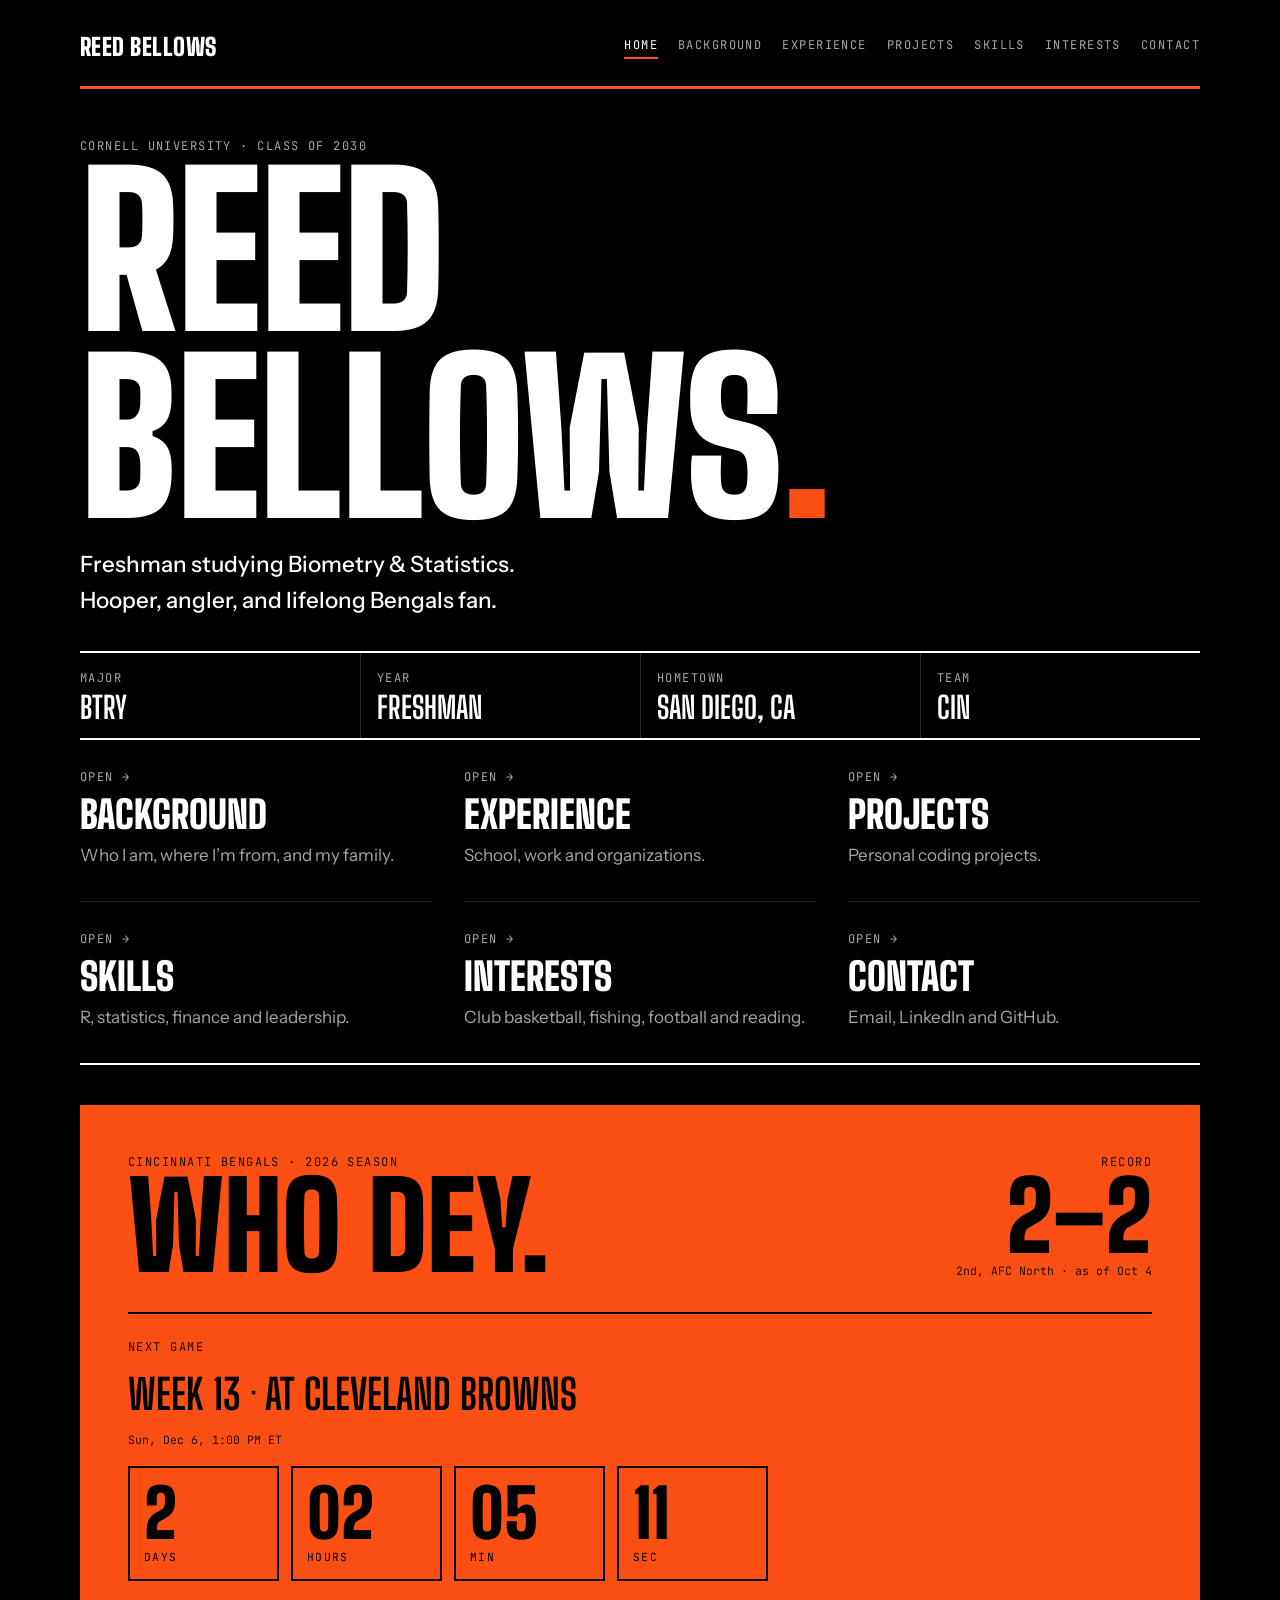
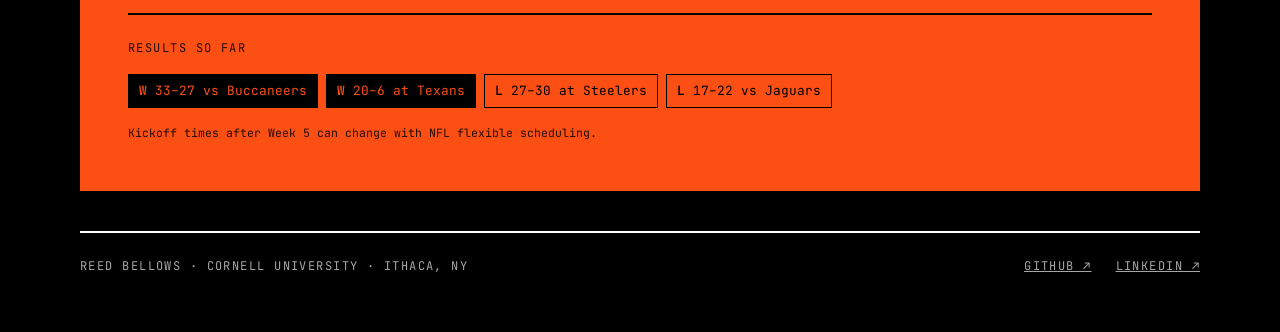
<file: index.html>
<!doctype html>
<html lang="en">
<head>
  <meta charset="utf-8">
  <meta name="viewport" content="width=device-width, initial-scale=1, viewport-fit=cover">
  <title>Reed Bellows</title>
  <link rel="preconnect" href="https://fonts.googleapis.com">
  <link rel="preconnect" href="https://fonts.gstatic.com" crossorigin>
  <link rel="stylesheet" href="https://fonts.googleapis.com/css2?family=Big+Shoulders+Display:wght@700;900&family=Instrument+Sans:wght@400;500;600&family=JetBrains+Mono:wght@400;600&display=swap">
  <link rel="stylesheet" href="style.css">
</head>
<body>
  <div class="wrap">
    <header class="top">
      <a class="mark" href="./">REED BELLOWS</a>
      <nav aria-label="Pages">
        <a href="./" aria-current="page">Home</a>
        <a href="background.html">Background</a>
        <a href="experience.html">Experience</a>
        <a href="projects.html">Projects</a>
        <a href="skills.html">Skills</a>
        <a href="interests.html">Interests</a>
        <a href="contact.html">Contact</a>
      </nav>
    </header>

    <main>
      <div class="hero">
        <div>
          <p class="label">Cornell University · Class of 2030</p>
          <h1>Reed<br>Bellows<span>.</span></h1>
          <p class="lede">Freshman studying Biometry &amp; Statistics. Hooper, angler, and lifelong Bengals fan.</p>
        </div>
      </div>

      <div class="strip" aria-label="Quick facts">
        <div><span class="label">Major</span><strong>BTRY</strong></div>
        <div><span class="label">Year</span><strong>Freshman</strong></div>
        <div><span class="label">Hometown</span><strong>San Diego, CA</strong></div>
        <div><span class="label">Team</span><strong>CIN</strong></div>
      </div>

      <nav class="sections" aria-label="Explore">
        <a href="background.html"><span class="go">Open →</span><h2>Background</h2><p>Who I am, where I’m from, and my family.</p></a>
        <a href="experience.html"><span class="go">Open →</span><h2>Experience</h2><p>School, work and organizations.</p></a>
        <a href="projects.html"><span class="go">Open →</span><h2>Projects</h2><p>Personal coding projects.</p></a>
        <a href="skills.html"><span class="go">Open →</span><h2>Skills</h2><p>R, statistics, finance and leadership.</p></a>
        <a href="interests.html"><span class="go">Open →</span><h2>Interests</h2><p>Club basketball, fishing, football and reading.</p></a>
        <a href="contact.html"><span class="go">Open →</span><h2>Contact</h2><p>Email, LinkedIn and GitHub.</p></a>
      </nav>

      <section class="bengals home-bengals" aria-label="Cincinnati Bengals">
        <div class="b-top">
          <div>
            <p class="label">Cincinnati Bengals · 2026 season</p>
            <h2>Who Dey.</h2>
          </div>
          <div class="record">
            <span class="label">Record</span>
            <strong id="record">2–2</strong>
            <span class="fine">2nd, AFC North · as of Oct 4</span>
          </div>
        </div>

        <div class="next">
          <span class="label" id="next-label">Next game</span>
          <p class="matchup" id="next-matchup">Week 5 · at Miami Dolphins</p>
          <p class="fine" id="next-when">Sun, Oct 11 · 1:00 PM ET</p>
          <div class="clock" id="clock" aria-live="off">
            <div><b id="cd-d">–</b><span>Days</span></div>
            <div><b id="cd-h">–</b><span>Hours</span></div>
            <div><b id="cd-m">–</b><span>Min</span></div>
            <div><b id="cd-s">–</b><span>Sec</span></div>
          </div>
        </div>

        <div class="next">
          <span class="label">Results so far</span>
          <ul class="results">
            <li class="w"><b>W</b> 33–27 vs Buccaneers</li>
            <li class="w"><b>W</b> 20–6 at Texans</li>
            <li><b>L</b> 27–30 at Steelers</li>
            <li><b>L</b> 17–22 vs Jaguars</li>
          </ul>
          <p class="fine">Kickoff times after Week 5 can change with NFL flexible scheduling.</p>
        </div>
      </section>
    </main>

    <footer>
      <span class="label">Reed Bellows · Cornell University · Ithaca, NY</span>
      <span class="links">
        <a class="label" href="https://github.com/Reed-Bellows" target="_blank" rel="noopener">GitHub ↗</a>
        <a class="label" href="https://www.linkedin.com/in/reed-bellows/" target="_blank" rel="noopener">LinkedIn ↗</a>
      </span>
    </footer>
  </div>

  <script>
    (function () {
      var games = [
        { wk: 5,  opp: "at Miami Dolphins",          t: "2026-10-11T13:00:00-04:00" },
        { wk: 7,  opp: "at Baltimore Ravens",        t: "2026-10-25T13:00:00-04:00" },
        { wk: 8,  opp: "vs Tennessee Titans",        t: "2026-11-01T13:00:00-05:00" },
        { wk: 9,  opp: "vs Atlanta Falcons (Madrid)", t: "2026-11-08T09:30:00-05:00" },
        { wk: 10, opp: "vs Pittsburgh Steelers",     t: "2026-11-15T20:20:00-05:00" },
        { wk: 11, opp: "at Washington Commanders",   t: "2026-11-23T20:15:00-05:00" },
        { wk: 12, opp: "vs New Orleans Saints",      t: "2026-11-29T13:00:00-05:00" },
        { wk: 13, opp: "at Cleveland Browns",        t: "2026-12-06T13:00:00-05:00" },
        { wk: 14, opp: "vs Kansas City Chiefs",      t: "2026-12-13T16:25:00-05:00" },
        { wk: 15, opp: "at Carolina Panthers",       t: "2026-12-20T13:00:00-05:00" },
        { wk: 17, opp: "vs Baltimore Ravens",        t: "2026-12-31T20:15:00-05:00" }
      ];
      var GAME_LENGTH = 3.5 * 3600 * 1000;
      var $ = function (id) { return document.getElementById(id); };
      var pad = function (n) { return String(n).padStart(2, "0"); };
      var fmt = new Intl.DateTimeFormat("en-US", { weekday: "short", month: "short", day: "numeric", hour: "numeric", minute: "2-digit", timeZone: "America/New_York" });

      function tick() {
        var now = Date.now();
        var live = null, next = null;
        for (var i = 0; i < games.length; i++) {
          var k = Date.parse(games[i].t);
          if (now >= k && now < k + GAME_LENGTH) { live = games[i]; break; }
          if (k > now) { next = games[i]; break; }
        }
        if (live) {
          $("next-label").textContent = "Game in progress";
          $("next-matchup").textContent = "Week " + live.wk + " · " + live.opp;
          $("next-when").textContent = "Kicked off " + fmt.format(new Date(live.t)) + " ET";
          $("clock").hidden = true;
          return;
        }
        if (!next) {
          $("next-label").textContent = "Next game";
          $("next-matchup").textContent = "Late-season schedule to be announced";
          $("next-when").textContent = "Check back soon";
          $("clock").hidden = true;
          return;
        }
        $("clock").hidden = false;
        $("next-label").textContent = "Next game";
        $("next-matchup").textContent = "Week " + next.wk + " · " + next.opp;
        $("next-when").textContent = fmt.format(new Date(next.t)) + " ET";
        var ms = Date.parse(next.t) - now;
        var s = Math.floor(ms / 1000);
        $("cd-d").textContent = Math.floor(s / 86400);
        $("cd-h").textContent = pad(Math.floor(s % 86400 / 3600));
        $("cd-m").textContent = pad(Math.floor(s % 3600 / 60));
        $("cd-s").textContent = pad(s % 60);
      }
      tick();
      setInterval(tick, 1000);
    })();
  </script>
</body>
</html>
</file>
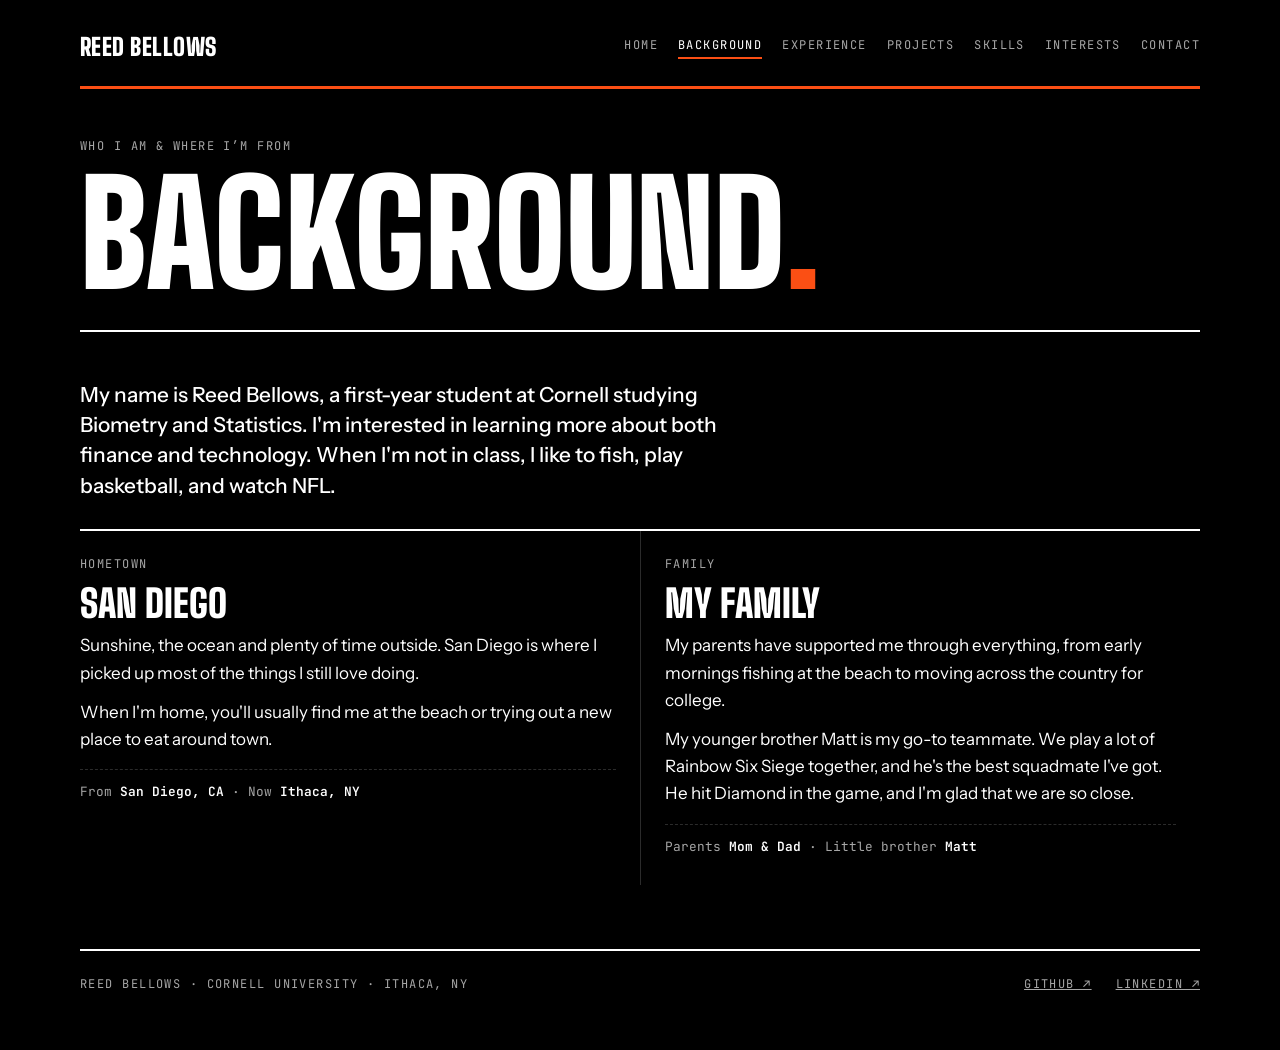
<file: background.html>
<!doctype html>
<html lang="en">
<head>
  <meta charset="utf-8">
  <meta name="viewport" content="width=device-width, initial-scale=1, viewport-fit=cover">
  <title>Background · Reed Bellows</title>
  <link rel="preconnect" href="https://fonts.googleapis.com">
  <link rel="preconnect" href="https://fonts.gstatic.com" crossorigin>
  <link rel="stylesheet" href="https://fonts.googleapis.com/css2?family=Big+Shoulders+Display:wght@700;900&family=Instrument+Sans:wght@400;500;600&family=JetBrains+Mono:wght@400;600&display=swap">
  <link rel="stylesheet" href="style.css">
</head>
<body>
  <div class="wrap">
    <header class="top">
      <a class="mark" href="./">REED BELLOWS</a>
      <nav aria-label="Pages">
        <a href="./">Home</a>
        <a href="background.html" aria-current="page">Background</a>
        <a href="experience.html">Experience</a>
        <a href="projects.html">Projects</a>
        <a href="skills.html">Skills</a>
        <a href="interests.html">Interests</a>
        <a href="contact.html">Contact</a>
      </nav>
    </header>

    <main>
      <div class="page-head">
        <p class="label">Who I am &amp; where I’m from</p>
        <h1>Background<span>.</span></h1>
      </div>
      <div class="page-body">
        <div class="prose">
          <p>My name is Reed Bellows, a first-year student at Cornell studying Biometry and Statistics. I'm interested in learning more about both finance and technology. When I'm not in class, I like to fish, play basketball, and watch NFL.</p>
        </div>
        <div class="interests two">
          <article class="interest">
            <p class="label">Hometown</p>
            <h3>San Diego</h3>
            <p>Sunshine, the ocean and plenty of time outside. San Diego is where I picked up most of the things I still love doing.</p>
            <p>When I'm home, you'll usually find me at the beach or trying out a new place to eat around town.</p>
            <p class="datum">From <b>San Diego, CA</b> · Now <b>Ithaca, NY</b></p>
          </article>
          <article class="interest">
            <p class="label">Family</p>
            <h3>My family</h3>
            <p>My parents have supported me through everything, from early mornings fishing at the beach to moving across the country for college.</p>
            <p>My younger brother Matt is my go-to teammate. We play a lot of Rainbow Six Siege together, and he's the best squadmate I've got. He hit Diamond in the game, and I'm glad that we are so close.</p>
            <p class="datum">Parents <b>Mom &amp; Dad</b> · Little brother <b>Matt</b></p>
          </article>
        </div>
      </div>
    </main>

    <footer>
      <span class="label">Reed Bellows · Cornell University · Ithaca, NY</span>
      <span class="links">
        <a class="label" href="https://github.com/Reed-Bellows" target="_blank" rel="noopener">GitHub ↗</a>
        <a class="label" href="https://www.linkedin.com/in/reed-bellows/" target="_blank" rel="noopener">LinkedIn ↗</a>
      </span>
    </footer>
  </div>
</body>
</html>
</file>
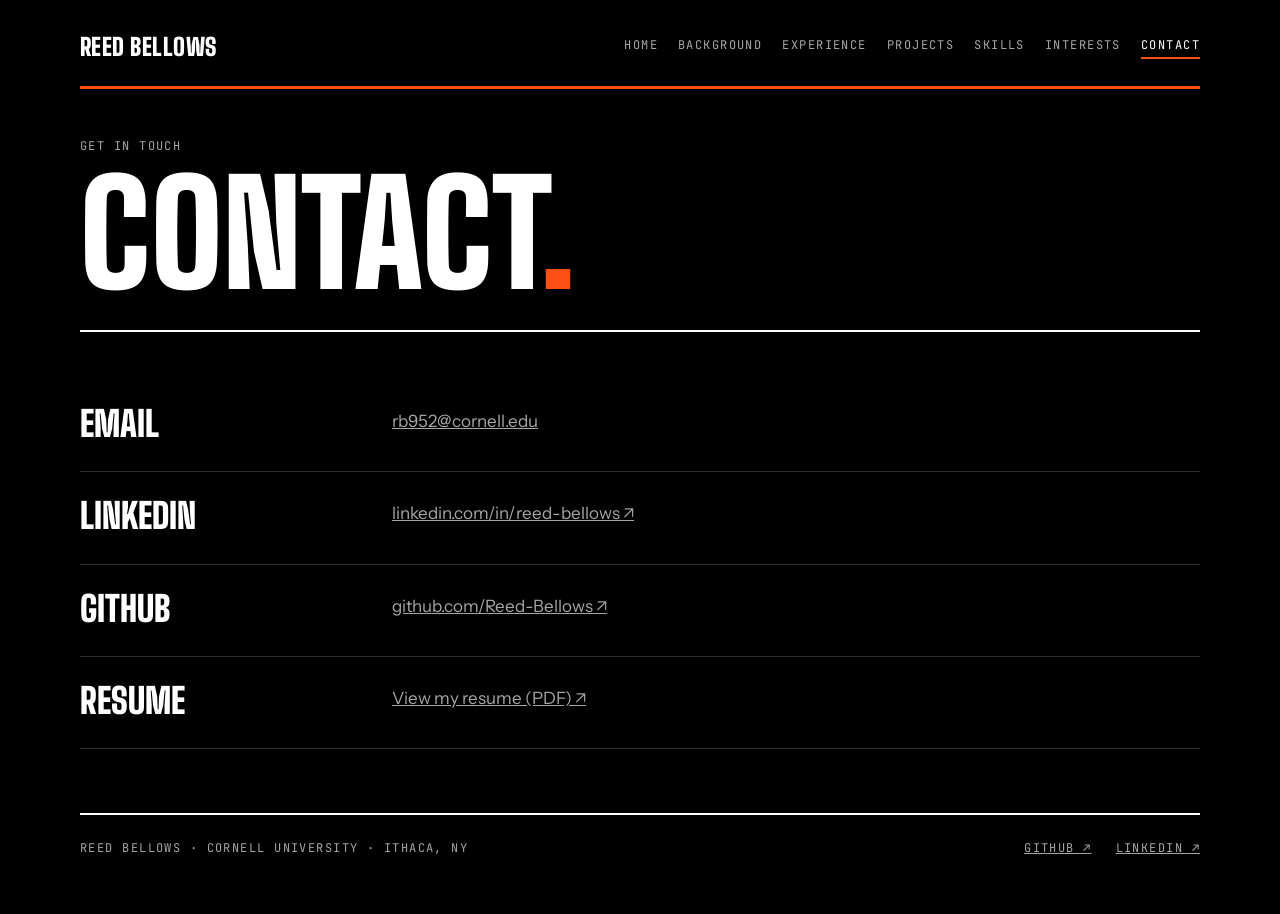
<file: contact.html>
<!doctype html>
<html lang="en">
<head>
  <meta charset="utf-8">
  <meta name="viewport" content="width=device-width, initial-scale=1, viewport-fit=cover">
  <title>Contact · Reed Bellows</title>
  <link rel="preconnect" href="https://fonts.googleapis.com">
  <link rel="preconnect" href="https://fonts.gstatic.com" crossorigin>
  <link rel="stylesheet" href="https://fonts.googleapis.com/css2?family=Big+Shoulders+Display:wght@700;900&family=Instrument+Sans:wght@400;500;600&family=JetBrains+Mono:wght@400;600&display=swap">
  <link rel="stylesheet" href="style.css">
</head>
<body>
  <div class="wrap">
    <header class="top">
      <a class="mark" href="./">REED BELLOWS</a>
      <nav aria-label="Pages">
        <a href="./">Home</a>
        <a href="background.html">Background</a>
        <a href="experience.html">Experience</a>
        <a href="projects.html">Projects</a>
        <a href="skills.html">Skills</a>
        <a href="interests.html">Interests</a>
        <a href="contact.html" aria-current="page">Contact</a>
      </nav>
    </header>

    <main>
      <div class="page-head">
        <p class="label">Get in touch</p>
        <h1>Contact<span>.</span></h1>
      </div>
      <div class="page-body">
        <div>
          <div class="skill-group">
            <h3>Email</h3>
            <p><a href="mailto:rb952@cornell.edu">rb952@cornell.edu</a></p>
          </div>
          <div class="skill-group">
            <h3>LinkedIn</h3>
            <p><a href="https://www.linkedin.com/in/reed-bellows/" target="_blank" rel="noopener">linkedin.com/in/reed-bellows ↗</a></p>
          </div>
          <div class="skill-group">
            <h3>GitHub</h3>
            <p><a href="https://github.com/Reed-Bellows" target="_blank" rel="noopener">github.com/Reed-Bellows ↗</a></p>
          </div>
          <div class="skill-group">
            <h3>Resume</h3>
            <p><a href="Bellows_Reed_Resume.pdf" target="_blank" rel="noopener">View my resume (PDF) ↗</a></p>
          </div>
        </div>
      </div>
    </main>

    <footer>
      <span class="label">Reed Bellows · Cornell University · Ithaca, NY</span>
      <span class="links">
        <a class="label" href="https://github.com/Reed-Bellows" target="_blank" rel="noopener">GitHub ↗</a>
        <a class="label" href="https://www.linkedin.com/in/reed-bellows/" target="_blank" rel="noopener">LinkedIn ↗</a>
      </span>
    </footer>
  </div>
</body>
</html>
</file>
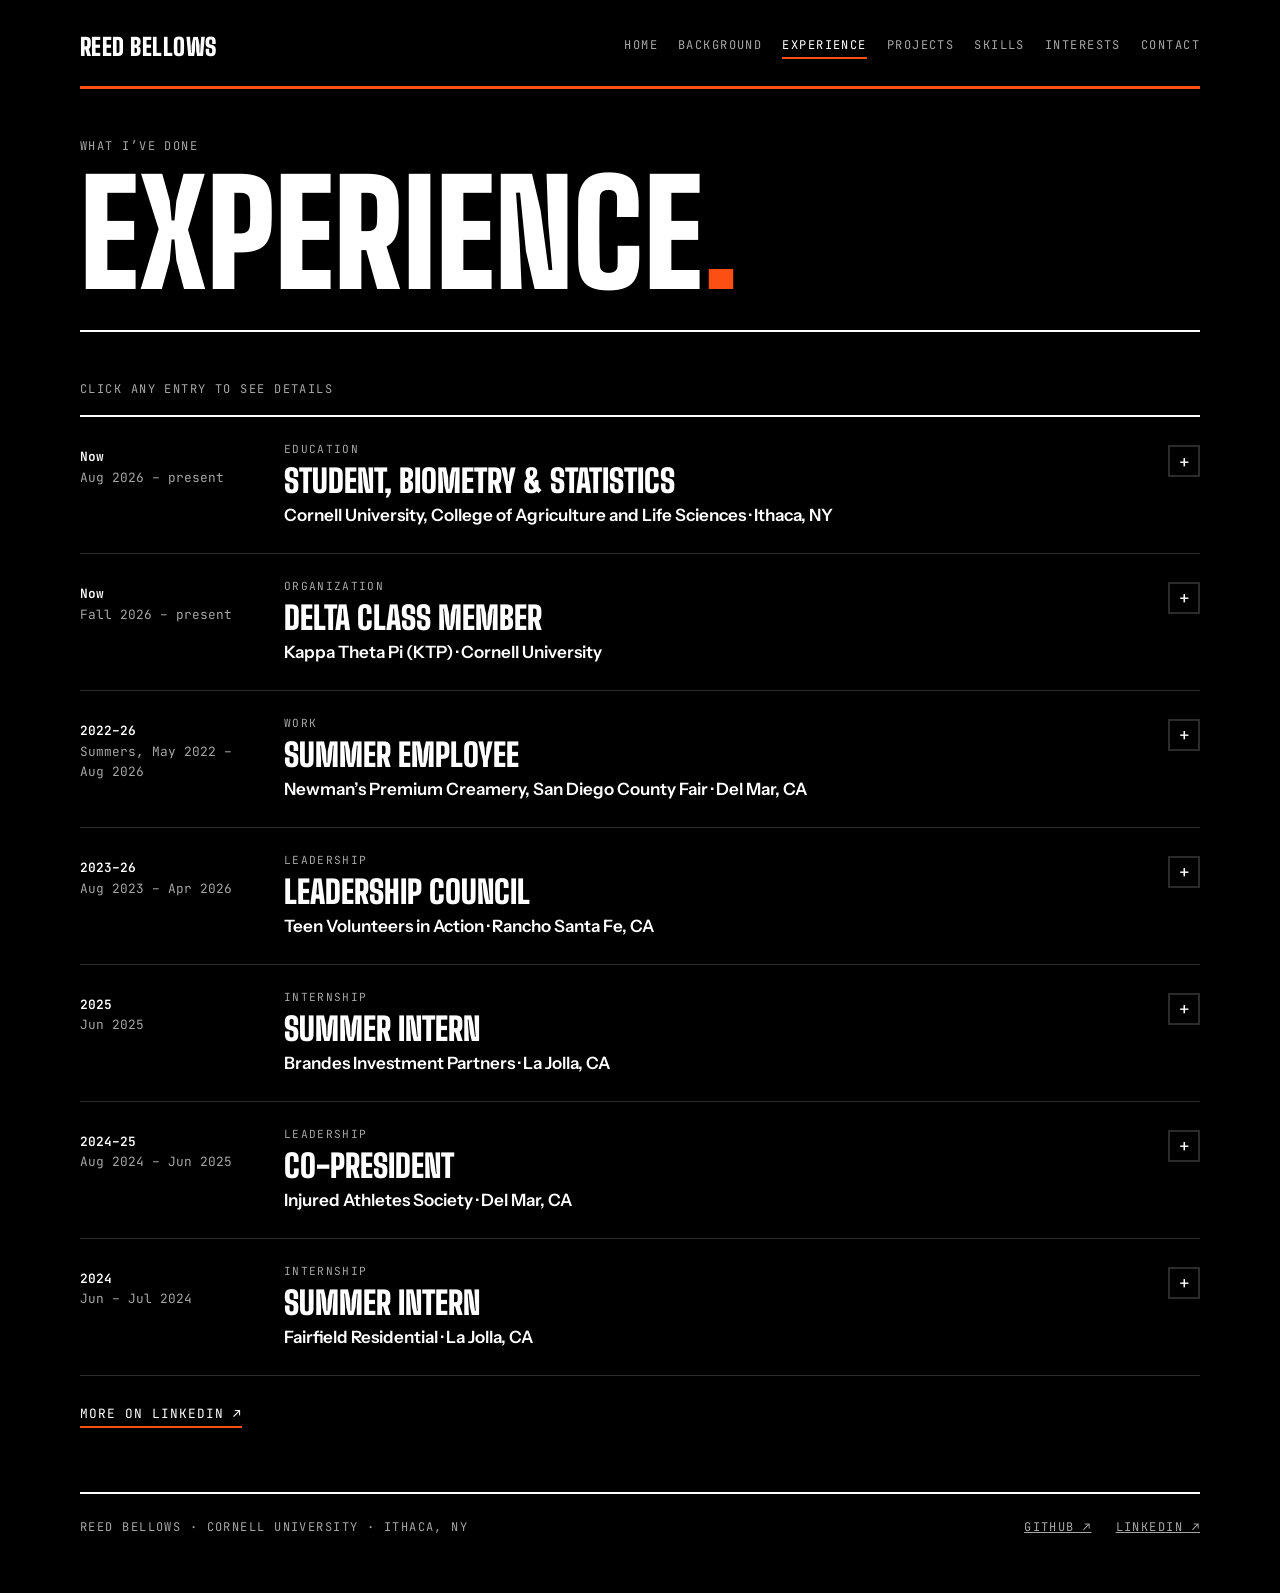
<file: experience.html>
<!doctype html>
<html lang="en">
<head>
  <meta charset="utf-8">
  <meta name="viewport" content="width=device-width, initial-scale=1, viewport-fit=cover">
  <title>Experience · Reed Bellows</title>
  <link rel="preconnect" href="https://fonts.googleapis.com">
  <link rel="preconnect" href="https://fonts.gstatic.com" crossorigin>
  <link rel="stylesheet" href="https://fonts.googleapis.com/css2?family=Big+Shoulders+Display:wght@700;900&family=Instrument+Sans:wght@400;500;600&family=JetBrains+Mono:wght@400;600&display=swap">
  <link rel="stylesheet" href="style.css">
</head>
<body>
  <div class="wrap">
    <header class="top">
      <a class="mark" href="./">REED BELLOWS</a>
      <nav aria-label="Pages">
        <a href="./">Home</a>
        <a href="background.html">Background</a>
        <a href="experience.html" aria-current="page">Experience</a>
        <a href="projects.html">Projects</a>
        <a href="skills.html">Skills</a>
        <a href="interests.html">Interests</a>
        <a href="contact.html">Contact</a>
      </nav>
    </header>

    <main>
      <div class="page-head">
        <p class="label">What I’ve done</p>
        <h1>Experience<span>.</span></h1>
      </div>
      <div class="page-body">
        <p class="hint label">Click any entry to see details</p>
        <div class="timeline">
          <article class="entry">
            <p class="when"><b>Now</b>Aug 2026 – present</p>
            <details>
              <summary>
                <span class="kind">Education</span>
                <h3>Student, Biometry &amp; Statistics</h3>
                <span class="org">Cornell University, College of Agriculture and Life Sciences · Ithaca, NY</span>
                <span class="toggle" aria-hidden="true"></span>
              </summary>
              <ul class="bullets">
                <li>B.S. in Biometry and Statistics, expected May 2030</li>
                <li>Coursework: MATH 2940 Linear Algebra for Engineers, STSCI 2200 Statistics 1</li>
              </ul>
            </details>
          </article>
          <article class="entry">
            <p class="when"><b>Now</b>Fall 2026 – present</p>
            <details>
              <summary>
                <span class="kind">Organization</span>
                <h3>Delta Class Member</h3>
                <span class="org">Kappa Theta Pi (KTP) · Cornell University</span>
                <span class="toggle" aria-hidden="true"></span>
              </summary>
              <ul class="bullets">
                <li>Member of the premier tech fraternity at Cornell</li>
              </ul>
            </details>
          </article>
          <article class="entry">
            <p class="when"><b>2022–26</b>Summers, May 2022 – Aug 2026</p>
            <details>
              <summary>
                <span class="kind">Work</span>
                <h3>Summer Employee</h3>
                <span class="org">Newman’s Premium Creamery, San Diego County Fair · Del Mar, CA</span>
                <span class="toggle" aria-hidden="true"></span>
              </summary>
              <ul class="bullets">
                <li>Served 100+ customers per shift while keeping the average wait under 3 minutes</li>
                <li>Handled the register and resolved customer issues, helping drive repeat business</li>
              </ul>
            </details>
          </article>
          <article class="entry">
            <p class="when"><b>2023–26</b>Aug 2023 – Apr 2026</p>
            <details>
              <summary>
                <span class="kind">Leadership</span>
                <h3>Leadership Council</h3>
                <span class="org">Teen Volunteers in Action · Rancho Santa Fe, CA</span>
                <span class="toggle" aria-hidden="true"></span>
              </summary>
              <ul class="bullets">
                <li>Coordinated 10+ philanthropic events and led groups of 10+ volunteers and their parents</li>
                <li>Received the Franci Free Award for Excellence in Service and completed 3+ leadership seminars</li>
              </ul>
            </details>
          </article>
          <article class="entry">
            <p class="when"><b>2025</b>Jun 2025</p>
            <details>
              <summary>
                <span class="kind">Internship</span>
                <h3>Summer Intern</h3>
                <span class="org">Brandes Investment Partners · La Jolla, CA</span>
                <span class="toggle" aria-hidden="true"></span>
              </summary>
              <ul class="bullets">
                <li>Analyzed value-investing case studies using metrics like P/E and EPS to spot undervalued small- and mid-cap firms</li>
                <li>Presented an analysis of the 3 largest off-price retailers, their target markets and growth potential</li>
              </ul>
            </details>
          </article>
          <article class="entry">
            <p class="when"><b>2024–25</b>Aug 2024 – Jun 2025</p>
            <details>
              <summary>
                <span class="kind">Leadership</span>
                <h3>Co-President</h3>
                <span class="org">Injured Athletes Society · Del Mar, CA</span>
                <span class="toggle" aria-hidden="true"></span>
              </summary>
              <ul class="bullets">
                <li>Organized monthly meetings for 20+ members and led recruitment at Club Rush</li>
                <li>Gave presentations on persevering through injury and recovery methods</li>
              </ul>
            </details>
          </article>
          <article class="entry">
            <p class="when"><b>2024</b>Jun – Jul 2024</p>
            <details>
              <summary>
                <span class="kind">Internship</span>
                <h3>Summer Intern</h3>
                <span class="org">Fairfield Residential · La Jolla, CA</span>
                <span class="toggle" aria-hidden="true"></span>
              </summary>
              <ul class="bullets">
                <li>Created an affordable housing underwriting case study analyzing property-level financial performance</li>
                <li>Worked through the financial model of a hypothetical multifamily deal to judge its investment potential</li>
              </ul>
            </details>
          </article>
        </div>
        <a class="linkout" href="https://www.linkedin.com/in/reed-bellows/" target="_blank" rel="noopener">More on LinkedIn ↗</a>
      </div>
    </main>

    <footer>
      <span class="label">Reed Bellows · Cornell University · Ithaca, NY</span>
      <span class="links">
        <a class="label" href="https://github.com/Reed-Bellows" target="_blank" rel="noopener">GitHub ↗</a>
        <a class="label" href="https://www.linkedin.com/in/reed-bellows/" target="_blank" rel="noopener">LinkedIn ↗</a>
      </span>
    </footer>
  </div>
</body>
</html>
</file>
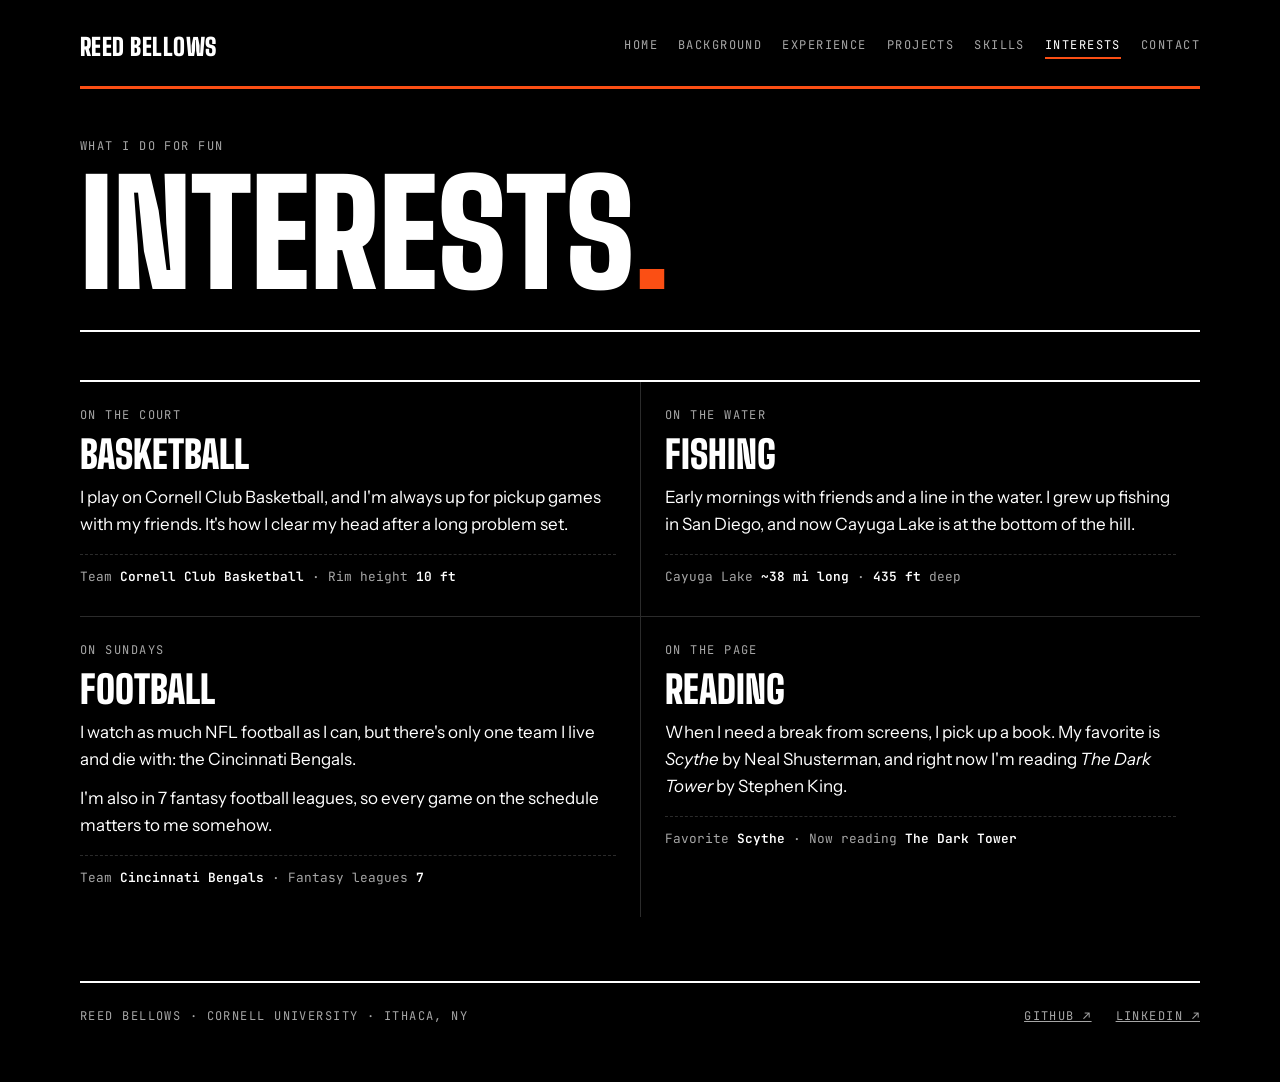
<file: interests.html>
<!doctype html>
<html lang="en">
<head>
  <meta charset="utf-8">
  <meta name="viewport" content="width=device-width, initial-scale=1, viewport-fit=cover">
  <title>Interests · Reed Bellows</title>
  <link rel="preconnect" href="https://fonts.googleapis.com">
  <link rel="preconnect" href="https://fonts.gstatic.com" crossorigin>
  <link rel="stylesheet" href="https://fonts.googleapis.com/css2?family=Big+Shoulders+Display:wght@700;900&family=Instrument+Sans:wght@400;500;600&family=JetBrains+Mono:wght@400;600&display=swap">
  <link rel="stylesheet" href="style.css">
</head>
<body>
  <div class="wrap">
    <header class="top">
      <a class="mark" href="./">REED BELLOWS</a>
      <nav aria-label="Pages">
        <a href="./">Home</a>
        <a href="background.html">Background</a>
        <a href="experience.html">Experience</a>
        <a href="projects.html">Projects</a>
        <a href="skills.html">Skills</a>
        <a href="interests.html" aria-current="page">Interests</a>
        <a href="contact.html">Contact</a>
      </nav>
    </header>

    <main>
      <div class="page-head">
        <p class="label">What I do for fun</p>
        <h1>Interests<span>.</span></h1>
      </div>
      <div class="page-body">
        <div class="interests four">
          <article class="interest">
            <p class="label">On the court</p>
            <h3>Basketball</h3>
            <p>I play on Cornell Club Basketball, and I'm always up for pickup games with my friends. It's how I clear my head after a long problem set.</p>
            <p class="datum">Team <b>Cornell Club Basketball</b> · Rim height <b>10 ft</b></p>
          </article>
          <article class="interest">
            <p class="label">On the water</p>
            <h3>Fishing</h3>
            <p>Early mornings with friends and a line in the water. I grew up fishing in San Diego, and now Cayuga Lake is at the bottom of the hill.</p>
            <p class="datum">Cayuga Lake <b>~38 mi long</b> · <b>435 ft</b> deep</p>
          </article>
          <article class="interest">
            <p class="label">On Sundays</p>
            <h3>Football</h3>
            <p>I watch as much NFL football as I can, but there's only one team I live and die with: the Cincinnati Bengals.</p>
            <p>I'm also in 7 fantasy football leagues, so every game on the schedule matters to me somehow.</p>
            <p class="datum">Team <b>Cincinnati Bengals</b> · Fantasy leagues <b>7</b></p>
          </article>
          <article class="interest">
            <p class="label">On the page</p>
            <h3>Reading</h3>
            <p>When I need a break from screens, I pick up a book. My favorite is <i>Scythe</i> by Neal Shusterman, and right now I'm reading <i>The Dark Tower</i> by Stephen King.</p>
            <p class="datum">Favorite <b>Scythe</b> · Now reading <b>The Dark Tower</b></p>
          </article>
        </div>
      </div>
    </main>

    <footer>
      <span class="label">Reed Bellows · Cornell University · Ithaca, NY</span>
      <span class="links">
        <a class="label" href="https://github.com/Reed-Bellows" target="_blank" rel="noopener">GitHub ↗</a>
        <a class="label" href="https://www.linkedin.com/in/reed-bellows/" target="_blank" rel="noopener">LinkedIn ↗</a>
      </span>
    </footer>
  </div>
</body>
</html>
</file>
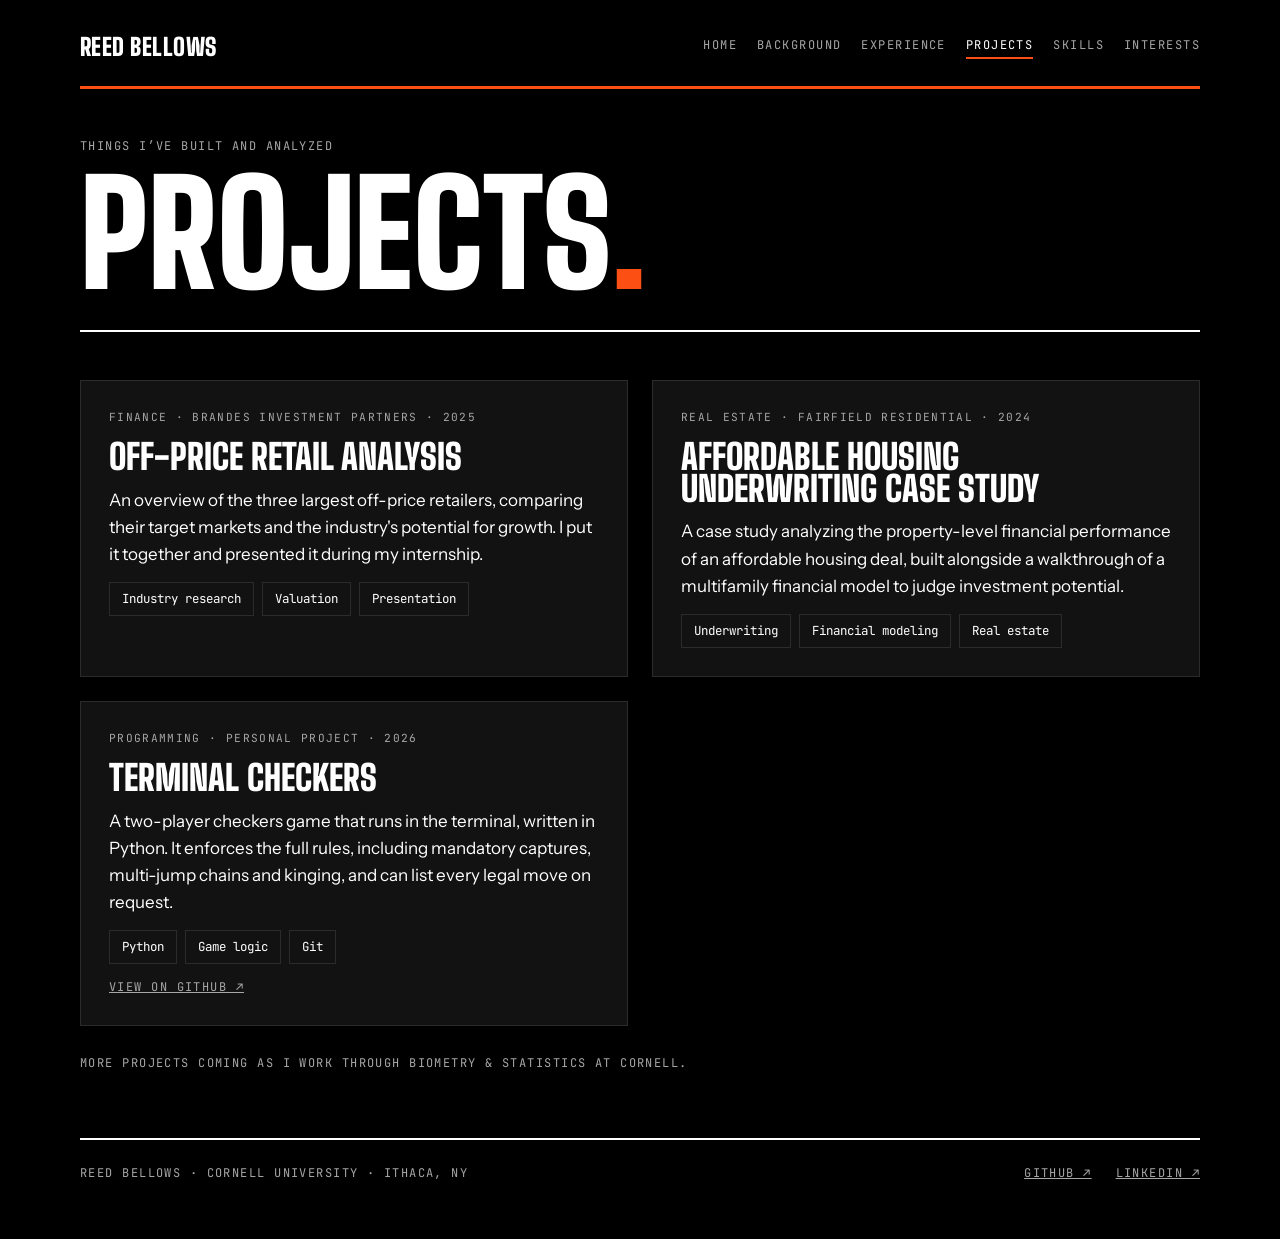
<file: projects.html>
<!doctype html>
<html lang="en">
<head>
  <meta charset="utf-8">
  <meta name="viewport" content="width=device-width, initial-scale=1, viewport-fit=cover">
  <title>Projects · Reed Bellows</title>
  <link rel="preconnect" href="https://fonts.googleapis.com">
  <link rel="preconnect" href="https://fonts.gstatic.com" crossorigin>
  <link rel="stylesheet" href="https://fonts.googleapis.com/css2?family=Big+Shoulders+Display:wght@700;900&family=Instrument+Sans:wght@400;500;600&family=JetBrains+Mono:wght@400;600&display=swap">
  <link rel="stylesheet" href="style.css">
</head>
<body>
  <div class="wrap">
    <header class="top">
      <a class="mark" href="./">REED BELLOWS</a>
      <nav aria-label="Pages">
        <a href="./">Home</a>
        <a href="background.html">Background</a>
        <a href="experience.html">Experience</a>
        <a href="projects.html" aria-current="page">Projects</a>
        <a href="skills.html">Skills</a>
        <a href="interests.html">Interests</a>
      </nav>
    </header>

    <main>
      <div class="page-head">
        <p class="label">Things I’ve built and analyzed</p>
        <h1>Projects<span>.</span></h1>
      </div>
      <div class="page-body">
        <div class="projects">
          <article class="project">
            <p class="kind">Finance · Brandes Investment Partners · 2025</p>
            <h3>Off-Price Retail Analysis</h3>
            <p>An overview of the three largest off-price retailers, comparing their target markets and the industry's potential for growth. I put it together and presented it during my internship.</p>
            <ul class="chips"><li>Industry research</li><li>Valuation</li><li>Presentation</li></ul>
          </article>
          <article class="project">
            <p class="kind">Real estate · Fairfield Residential · 2024</p>
            <h3>Affordable Housing Underwriting Case Study</h3>
            <p>A case study analyzing the property-level financial performance of an affordable housing deal, built alongside a walkthrough of a multifamily financial model to judge investment potential.</p>
            <ul class="chips"><li>Underwriting</li><li>Financial modeling</li><li>Real estate</li></ul>
          </article>
          <article class="project">
            <p class="kind">Programming · Personal project · 2026</p>
            <h3>Terminal Checkers</h3>
            <p>A two-player checkers game that runs in the terminal, written in Python. It enforces the full rules, including mandatory captures, multi-jump chains and kinging, and can list every legal move on request.</p>
            <ul class="chips"><li>Python</li><li>Game logic</li><li>Git</li></ul>
            <a class="label" href="https://github.com/Reed-Bellows/KTP-Git-Practice/blob/main/checkers.py" target="_blank" rel="noopener">View on GitHub ↗</a>
          </article>
        </div>
        <p class="label">More projects coming as I work through Biometry &amp; Statistics at Cornell.</p>
      </div>
    </main>

    <footer>
      <span class="label">Reed Bellows · Cornell University · Ithaca, NY</span>
      <span class="links">
        <a class="label" href="https://github.com/Reed-Bellows" target="_blank" rel="noopener">GitHub ↗</a>
        <a class="label" href="https://www.linkedin.com/in/reed-bellows/" target="_blank" rel="noopener">LinkedIn ↗</a>
      </span>
    </footer>
  </div>
</body>
</html>
</file>
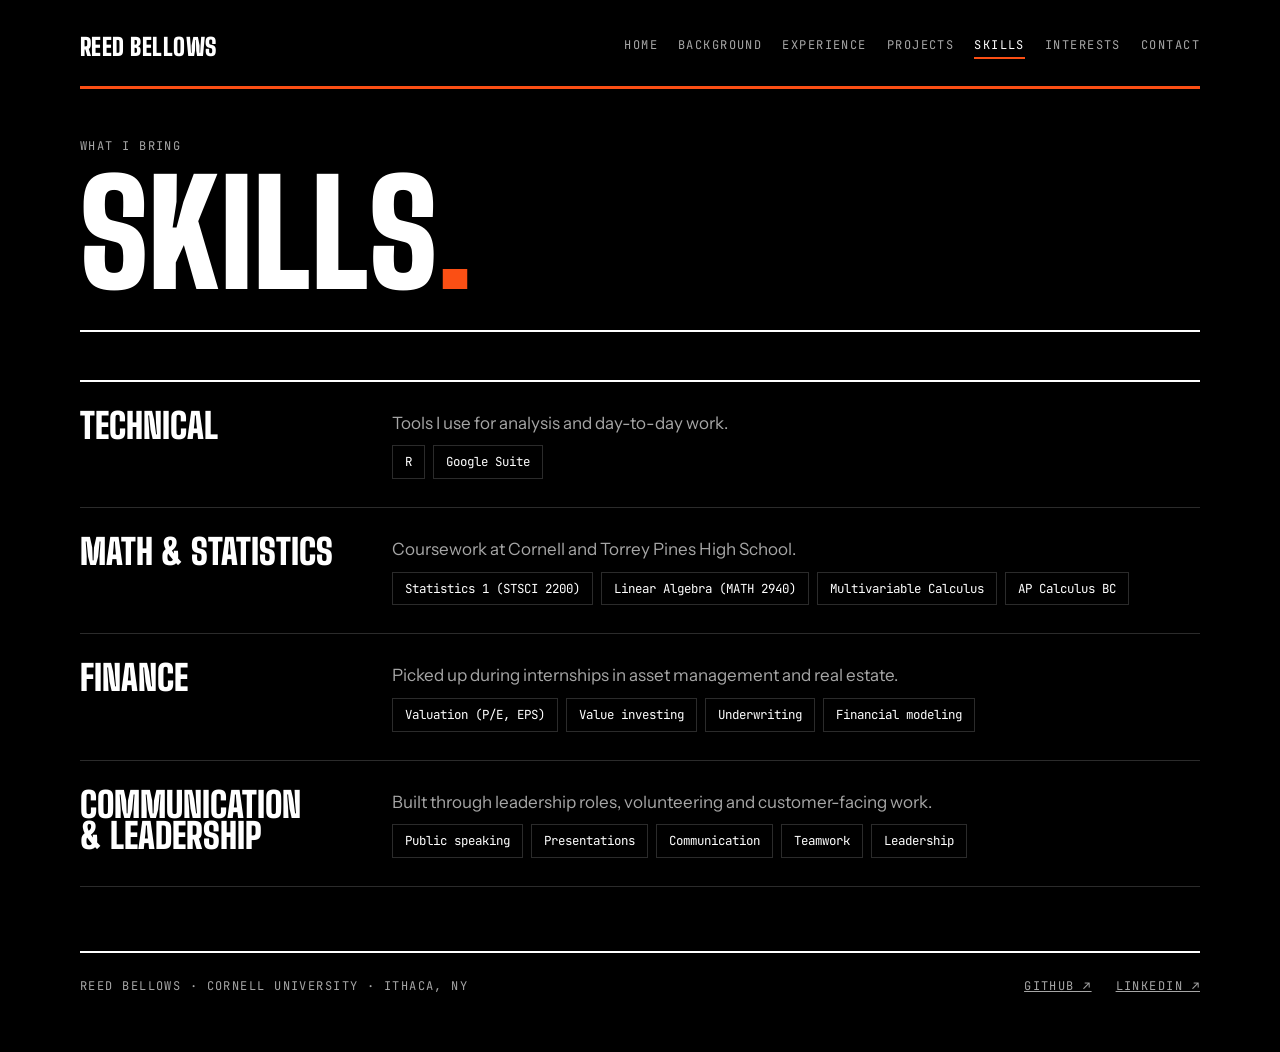
<file: skills.html>
<!doctype html>
<html lang="en">
<head>
  <meta charset="utf-8">
  <meta name="viewport" content="width=device-width, initial-scale=1, viewport-fit=cover">
  <title>Skills · Reed Bellows</title>
  <link rel="preconnect" href="https://fonts.googleapis.com">
  <link rel="preconnect" href="https://fonts.gstatic.com" crossorigin>
  <link rel="stylesheet" href="https://fonts.googleapis.com/css2?family=Big+Shoulders+Display:wght@700;900&family=Instrument+Sans:wght@400;500;600&family=JetBrains+Mono:wght@400;600&display=swap">
  <link rel="stylesheet" href="style.css">
</head>
<body>
  <div class="wrap">
    <header class="top">
      <a class="mark" href="./">REED BELLOWS</a>
      <nav aria-label="Pages">
        <a href="./">Home</a>
        <a href="background.html">Background</a>
        <a href="experience.html">Experience</a>
        <a href="projects.html">Projects</a>
        <a href="skills.html" aria-current="page">Skills</a>
        <a href="interests.html">Interests</a>
        <a href="contact.html">Contact</a>
      </nav>
    </header>

    <main>
      <div class="page-head">
        <p class="label">What I bring</p>
        <h1>Skills<span>.</span></h1>
      </div>
      <div class="page-body">
        <div class="skills">
          <section class="skill-group">
            <h3>Technical</h3>
            <p>Tools I use for analysis and day-to-day work.</p>
            <ul class="chips"><li>R</li><li>Google Suite</li></ul>
          </section>
          <section class="skill-group">
            <h3>Math &amp; statistics</h3>
            <p>Coursework at Cornell and Torrey Pines High School.</p>
            <ul class="chips"><li>Statistics 1 (STSCI 2200)</li><li>Linear Algebra (MATH 2940)</li><li>Multivariable Calculus</li><li>AP Calculus BC</li></ul>
          </section>
          <section class="skill-group">
            <h3>Finance</h3>
            <p>Picked up during internships in asset management and real estate.</p>
            <ul class="chips"><li>Valuation (P/E, EPS)</li><li>Value investing</li><li>Underwriting</li><li>Financial modeling</li></ul>
          </section>
          <section class="skill-group">
            <h3>Communication &amp; leadership</h3>
            <p>Built through leadership roles, volunteering and customer-facing work.</p>
            <ul class="chips"><li>Public speaking</li><li>Presentations</li><li>Communication</li><li>Teamwork</li><li>Leadership</li></ul>
          </section>
        </div>
      </div>
    </main>

    <footer>
      <span class="label">Reed Bellows · Cornell University · Ithaca, NY</span>
      <span class="links">
        <a class="label" href="https://github.com/Reed-Bellows" target="_blank" rel="noopener">GitHub ↗</a>
        <a class="label" href="https://www.linkedin.com/in/reed-bellows/" target="_blank" rel="noopener">LinkedIn ↗</a>
      </span>
    </footer>
  </div>
</body>
</html>
</file>
<file: style.css>
/* Single dark look on purpose: black ground, white type, Bengals orange used sparingly. */
/* Layout: a stat sheet. Giant condensed name and a mono data strip on the home page; each section gets its own page with a big condensed title. */
:root {
  --paper: #000000;
  --ink: #FFFFFF;
  --muted: #A6A6A6;
  --line: #2B2B2B;
  --card: #121212;
  --accent: #FB4F14;
  --accent-ink: #000000;
  --curve: #FFFFFF;
  --display: "Big Shoulders Display", "Arial Narrow", Impact, sans-serif;
  --body: "Instrument Sans", system-ui, -apple-system, "Segoe UI", sans-serif;
  --mono: "JetBrains Mono", ui-monospace, Menlo, Consolas, monospace;
  color-scheme: dark;
}

* { box-sizing: border-box; }
body {
  background: var(--paper);
  color: var(--ink);
  font-family: var(--body);
  font-size: 1.0625rem;
  line-height: 1.6;
  padding-inline: clamp(16px, 4vw, 48px);
  padding-block: 0;
}
.wrap { max-width: 1120px; margin-inline: auto; }
a { color: inherit; }
a:focus-visible { outline: 3px solid var(--accent); outline-offset: 3px; }
h1, h2, h3 { font-family: var(--display); text-transform: uppercase; line-height: .9; margin: 0; text-wrap: balance; }
p { margin: 0; }
.label {
  font-family: var(--mono); font-size: .75rem; letter-spacing: .12em;
  text-transform: uppercase; color: var(--muted);
}

.top {
  display: flex; justify-content: space-between; align-items: center; gap: 16px; flex-wrap: wrap;
  padding-block: 20px; border-bottom: 3px solid var(--accent);
}
.top .mark { font-family: var(--display); font-weight: 900; font-size: 1.5rem; letter-spacing: .02em; text-decoration: none; }
.top nav { display: flex; gap: 20px; flex-wrap: wrap; }
.top nav a { font-family: var(--mono); font-size: .75rem; letter-spacing: .12em; text-transform: uppercase; text-decoration: none; color: var(--muted); }

.hero { display: grid; grid-template-columns: 1fr; gap: 32px; align-items: end; padding-block: 48px 32px; }
.hero > * { min-width: 0; }
.hero h1 { font-size: clamp(4.5rem, 17vw, 13rem); font-weight: 900; letter-spacing: -.01em; }
.hero h1 span { color: var(--accent); }
.hero .lede { font-size: clamp(1.15rem, 2vw, 1.4rem); max-width: 30ch; margin-top: 16px; font-weight: 500; }

.strip {
  display: grid; grid-template-columns: repeat(4, 1fr);
  border-block: 2px solid var(--ink);
}
.strip div { padding: 16px 16px 16px 0; display: grid; gap: 4px; min-width: 0; }
.strip div + div { padding-left: 16px; border-left: 1px solid var(--line); }
.strip strong { font-family: var(--display); font-weight: 700; font-size: 1.9rem; line-height: 1; text-transform: uppercase; }

section.row { display: grid; grid-template-columns: 220px 1fr; gap: 32px; padding-block: 64px; border-bottom: 1px solid var(--line); }
section.row > * { min-width: 0; }
section.row h2 { font-size: clamp(2.6rem, 5vw, 3.6rem); font-weight: 900; }
.prose { display: grid; gap: 16px; max-width: 64ch; }
.prose p:first-child { font-size: 1.3rem; font-weight: 500; line-height: 1.45; }

.formula {
  font-family: var(--mono); font-size: clamp(1rem, 2.4vw, 1.35rem);
  padding: 20px 24px; background: var(--card); border: 1px solid var(--line);
  overflow-x: auto; white-space: nowrap;
}
.formula .k { color: var(--accent); font-weight: 600; }
.applies { display: flex; flex-wrap: wrap; gap: 8px; }
.applies li {
  list-style: none; font-family: var(--mono); font-size: .8rem;
  border: 1px solid var(--ink); padding: 6px 12px; border-radius: 999px;
}
.applies { padding: 0; margin: 0; }

.interests { display: grid; grid-template-columns: repeat(3, 1fr); gap: 0; border-top: 2px solid var(--ink); }
.interest { padding: 24px 24px 28px 0; display: grid; gap: 12px; align-content: start; min-width: 0; }
.interest + .interest { padding-left: 24px; border-left: 1px solid var(--line); }
.interest h3 { font-size: 2.4rem; font-weight: 900; }
.interest .datum { font-family: var(--mono); font-size: .8rem; color: var(--muted); border-top: 1px dashed var(--line); padding-top: 12px; margin-top: 4px; }
.interest .datum b { color: var(--ink); font-weight: 600; }

.sunday {
  margin-block: 64px; background: var(--accent); color: var(--accent-ink);
  padding: clamp(28px, 5vw, 56px); display: grid; grid-template-columns: 1fr auto; gap: 24px; align-items: end;
}
.sunday > * { min-width: 0; }
.sunday h2 { font-size: clamp(4rem, 13vw, 9rem); font-weight: 900; }
.sunday p { max-width: 42ch; font-weight: 500; margin-top: 12px; }
.sunday .label { color: var(--accent-ink); opacity: .85; }
.countdown { text-align: right; display: grid; gap: 4px; }
.countdown strong { font-family: var(--display); font-weight: 900; font-size: clamp(3.5rem, 8vw, 5.5rem); line-height: .85; font-variant-numeric: tabular-nums; }

.timeline { display: grid; gap: 0; border-top: 2px solid var(--ink); }
.entry { display: grid; grid-template-columns: 180px 1fr; gap: 24px; padding-block: 24px; border-bottom: 1px solid var(--line); }
.entry > * { min-width: 0; }
.entry .when { font-family: var(--mono); font-size: .8rem; color: var(--muted); padding-top: 6px; font-variant-numeric: tabular-nums; }
.entry .when b { color: var(--ink); font-weight: 600; display: block; }
.entry h3 { font-size: 2rem; font-weight: 900; }
.entry .org { display: block; font-weight: 600; margin-top: 6px; }
.entry p + p { margin-top: 8px; }
.entry .kind { display: block; font-family: var(--mono); font-size: .7rem; letter-spacing: .12em; text-transform: uppercase; color: var(--muted); margin-bottom: 8px; }
.bullets { margin: 12px 0 0; padding-left: 1.1em; display: grid; gap: 6px; max-width: 70ch; }
.bullets li::marker { color: var(--accent); }
.linkout { font-family: var(--mono); font-size: .8rem; letter-spacing: .08em; text-transform: uppercase; text-decoration: none; border-bottom: 2px solid var(--accent); padding-bottom: 2px; justify-self: start; }

@media (max-width: 820px) { .entry { grid-template-columns: 1fr; gap: 8px; } }

footer { display: flex; justify-content: space-between; gap: 16px; flex-wrap: wrap; padding-block: 24px 48px; border-top: 2px solid var(--ink); }
footer .links { display: flex; gap: 24px; }

.interests.two { grid-template-columns: repeat(2, 1fr); }
.interests.four { grid-template-columns: repeat(2, 1fr); }
.interests.four .interest:nth-child(3) { padding-left: 0; border-left: 0; }
.interests.four .interest:nth-child(n+3) { border-top: 1px solid var(--line); }

.entry summary { list-style: none; cursor: pointer; position: relative; padding-right: 48px; }
.entry summary::-webkit-details-marker { display: none; }
.entry summary:focus-visible { outline: 3px solid var(--accent); outline-offset: 4px; }
.entry .toggle { position: absolute; right: 0; top: 4px; width: 32px; height: 32px; border: 2px solid var(--line); display: grid; place-items: center; }
.entry .toggle::before { content: "+"; font-family: var(--mono); font-size: 1.1rem; line-height: 1; color: var(--ink); }
.entry details[open] .toggle { border-color: var(--accent); }
.entry details[open] .toggle::before { content: "–"; color: var(--accent); }
.entry summary:hover .toggle { border-color: var(--accent); }
.entry summary:hover h3, .entry summary:hover .org, .entry summary:hover .kind { color: var(--accent); }
.hint { margin-bottom: -12px; }

.projects { display: grid; grid-template-columns: repeat(2, minmax(0, 1fr)); gap: 24px; }
.project { border: 1px solid var(--line); background: var(--card); padding: 28px; display: grid; gap: 14px; align-content: start; }
.project h3, .skill-group h3 { font-size: 2.2rem; font-weight: 900; }
.project .kind { font-family: var(--mono); font-size: .7rem; letter-spacing: .12em; text-transform: uppercase; color: var(--muted); }
.chips { display: flex; flex-wrap: wrap; gap: 8px; padding: 0; margin: 0; list-style: none; }
.chips li { font-family: var(--mono); font-size: .78rem; border: 1px solid var(--line); padding: 6px 12px; }
.chips li:hover { border-color: var(--accent); }
.skills { display: grid; border-top: 2px solid var(--ink); }
.skill-group { display: grid; grid-template-columns: 280px 1fr; column-gap: 32px; row-gap: 8px; padding-block: 28px; border-bottom: 1px solid var(--line); }
.skill-group > * { min-width: 0; }
.skill-group h3 { grid-row: span 2; }
.skill-group p { color: var(--muted); }
@media (max-width: 820px) {
  .projects { grid-template-columns: 1fr; }
  .skill-group { grid-template-columns: 1fr; }
  .skill-group h3 { grid-row: auto; }
}

.bengals { background: var(--accent); color: var(--accent-ink); padding: clamp(24px, 5vw, 48px); display: grid; gap: 32px; }
.bengals > * { min-width: 0; }
.bengals .label { color: var(--accent-ink); opacity: .85; }
.bengals h2 { font-size: clamp(3.5rem, 11vw, 7.5rem); font-weight: 900; }
.b-top { display: flex; justify-content: space-between; align-items: end; gap: 24px; flex-wrap: wrap; }
.record { display: grid; gap: 4px; text-align: right; }
.record strong { font-family: var(--display); font-weight: 900; font-size: clamp(3.5rem, 9vw, 6rem); line-height: .85; font-variant-numeric: tabular-nums; }
.next { display: grid; gap: 16px; border-top: 2px solid var(--accent-ink); padding-top: 24px; }
.next .matchup { font-family: var(--display); font-weight: 700; font-size: clamp(1.8rem, 4vw, 2.6rem); text-transform: uppercase; line-height: 1; }
.clock { display: grid; grid-template-columns: repeat(4, minmax(0, 1fr)); gap: 12px; max-width: 640px; }
.clock div { display: grid; gap: 2px; border: 2px solid var(--accent-ink); padding: 12px 14px; }
.clock b { font-family: var(--display); font-weight: 900; font-size: clamp(2.4rem, 7vw, 4.2rem); line-height: 1; font-variant-numeric: tabular-nums; }
.clock span { font-family: var(--mono); font-size: .7rem; letter-spacing: .12em; text-transform: uppercase; }
.results { display: flex; flex-wrap: wrap; gap: 8px; padding: 0; margin: 0; list-style: none; }
.results li { font-family: var(--mono); font-size: .8rem; border: 1px solid var(--accent-ink); padding: 6px 10px; }
.results li b { font-weight: 600; }
.results li.w { background: var(--accent-ink); color: var(--accent); }
.fine { font-family: var(--mono); font-size: .72rem; opacity: .85; }

.home-bengals { margin-block: 40px; }

.page-head { display: grid; gap: 12px; padding-block: 48px 32px; border-bottom: 2px solid var(--ink); }
.page-head h1 { font-size: clamp(4rem, 13vw, 9rem); font-weight: 900; }
.page-head h1 span { color: var(--accent); }
.page-body { padding-block: 48px 64px; display: grid; gap: 28px; }
.page-body > .prose { max-width: 64ch; }
.top nav a[aria-current="page"] { color: var(--ink); border-bottom: 2px solid var(--accent); padding-bottom: 2px; }

.sections { display: grid; grid-template-columns: repeat(3, 1fr); column-gap: 32px; border-bottom: 2px solid var(--ink); }
.sections a { display: grid; gap: 10px; align-content: start; padding-block: 28px 32px; text-decoration: none; min-width: 0; border-top: 1px solid var(--line); }
.sections a:nth-child(-n+3) { border-top: 0; }
.sections h2 { font-size: 2.4rem; font-weight: 900; }
.sections p { color: var(--muted); }
.sections .go { font-family: var(--mono); font-size: .75rem; letter-spacing: .12em; text-transform: uppercase; color: var(--muted); }

.home-intro { padding-block: 40px; max-width: 64ch; font-size: 1.3rem; font-weight: 500; line-height: 1.45; }
.sunday.solo { margin-block: 48px 64px; }

@media (max-width: 820px) {
  .sections { grid-template-columns: 1fr 1fr; }
  .sections a:nth-child(3) { border-top: 1px solid var(--line); }
}
@media (max-width: 480px) {
  .sections { grid-template-columns: 1fr; }
  .sections a:nth-child(2) { border-top: 1px solid var(--line); }
}
@media (max-width: 820px) {
  .hero { grid-template-columns: 1fr; padding-block: 32px 24px; }
  .strip { grid-template-columns: repeat(2, 1fr); }
  .strip div:nth-child(3) { padding-left: 0; border-left: 0; }
  .strip div:nth-child(n+3) { border-top: 1px solid var(--line); }
  section.row { grid-template-columns: 1fr; gap: 20px; padding-block: 48px; }
  .interests, .interests.two, .interests.four { grid-template-columns: 1fr; }
  .record { text-align: left; }
  .clock { gap: 8px; }
  .clock div { padding: 10px; }
  .interest, .interest + .interest { padding: 24px 0; border-left: 0; }
  .interest + .interest { border-top: 1px solid var(--line); }
  .sunday { grid-template-columns: 1fr; }
  .countdown { text-align: left; }
}
@media (prefers-reduced-motion: no-preference) {
  .top nav a { transition: color .15s; }
}

:is(main h1, main h2, main h3, main p, main li, main a, .strip strong, .top a, footer a, footer span):not(.bengals *) {
  transition: color .2s ease;
}
:is(main h1, main h2, main h3, main p, main li, main a, .strip strong, .top a, footer a, footer span):not(.bengals *):hover,
:is(main h1, main h2, main h3, main p, main li, main a, .strip strong, .top a, footer a, footer span):not(.bengals *):hover * {
  color: var(--accent);
}
.sections a:hover p, .sections a:hover .go { color: var(--accent); }
@media (prefers-reduced-motion: reduce) {
  *, *::before, *::after {
    animation-duration: 0.01ms !important;
    animation-iteration-count: 1 !important;
    transition-duration: 0.01ms !important;
    scroll-behavior: auto !important;
  }
}
</file>
